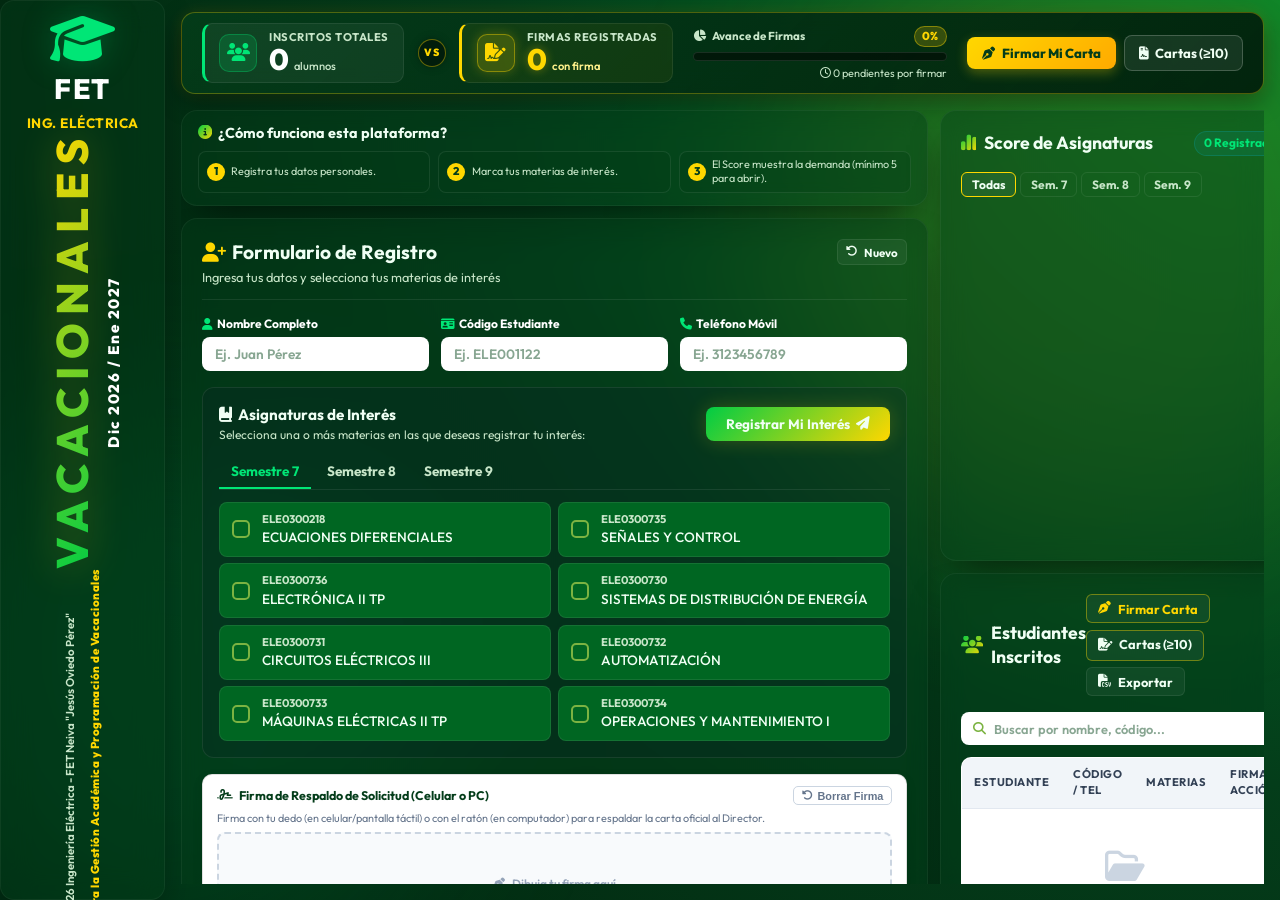
<file: index.html>
<!DOCTYPE html>
<html lang="es">
<head>
    <meta charset="UTF-8">
    <meta name="viewport" content="width=device-width, initial-scale=1.0">
    <meta name="description" content="Plataforma de inscripción e interés en Cursos Vacacionales de Ingeniería Eléctrica - FET Jesús Oviedo Pérez.">
    <title>Cursos Vacacionales - Ingeniería Eléctrica | FET</title>
    <!-- Google Fonts -->
    <link rel="preconnect" href="https://fonts.googleapis.com">
    <link rel="preconnect" href="https://fonts.gstatic.com" crossorigin>
    <link href="https://fonts.googleapis.com/css2?family=Outfit:wght@300;400;500;600;700;800&display=swap" rel="stylesheet">
    <!-- FontAwesome for icons -->
    <link rel="stylesheet" href="https://cdnjs.cloudflare.com/ajax/libs/font-awesome/6.4.0/css/all.min.css">
    <!-- CSS Estilos -->
    <link rel="stylesheet" href="styles.css">
</head>
<body>
    <div class="background-decorations">
        <div class="circle circle-1"></div>
        <div class="circle circle-2"></div>
    </div>

    <div class="app-layout">
        <!-- Header (Sidebar Vertical en Escritorio) -->
        <header class="main-header animate-fade-in">
            <div class="sidebar-top">
                <i class="fa-solid fa-graduation-cap sidebar-logo"></i>
                <span class="sidebar-brand-short">FET</span>
                <span class="sidebar-major-short">Ing. Eléctrica</span>
            </div>
            
            <div class="sidebar-center">
                <h1 class="vacacionales-title-vertical">VACACIONALES</h1>
                <span class="sidebar-date-vertical">Dic 2026 / Ene 2027</span>
            </div>
            
            <div class="sidebar-bottom">
                <div class="sidebar-copyright-vertical">
                    <p class="copyright-text">&copy; 2026 Ingeniería Eléctrica - FET Neiva "Jesús Oviedo Pérez"</p>
                    <p class="tagline-text">Diseñado para la Gestión Académica y Programación de Vacacionales</p>
                </div>
            </div>
        </header>

        <!-- Área de Contenido Principal -->
        <div class="main-content-area">

            <!-- BANNER DE IMPACTO: CONTADOR DE FIRMANTES VS INSCRITOS -->
            <section class="hero-stats-banner animate-fade-in delay-1">
                <div class="hero-stats-left">
                    <!-- Tarjeta 1: Inscritos Totales -->
                    <div class="hero-stat-box hero-stat-registered">
                        <div class="hero-stat-icon icon-users">
                            <i class="fa-solid fa-users"></i>
                        </div>
                        <div class="hero-stat-details">
                            <span class="hero-stat-label">Inscritos Totales</span>
                            <div class="hero-stat-number-row">
                                <span id="hero-count-registered" class="hero-stat-number">0</span>
                                <span class="hero-stat-tag">alumnos</span>
                            </div>
                        </div>
                    </div>

                    <!-- Separador VS -->
                    <div class="hero-stat-vs">
                        <span>VS</span>
                    </div>

                    <!-- Tarjeta 2: Firmas Registradas -->
                    <div class="hero-stat-box hero-stat-signed">
                        <div class="hero-stat-icon icon-signatures">
                            <i class="fa-solid fa-file-signature"></i>
                        </div>
                        <div class="hero-stat-details">
                            <span class="hero-stat-label">Firmas Registradas</span>
                            <div class="hero-stat-number-row">
                                <span id="hero-count-signed" class="hero-stat-number stat-gold">0</span>
                                <span class="hero-stat-tag tag-signed">con firma</span>
                            </div>
                        </div>
                    </div>
                </div>

                <!-- Centro: Barra de Progreso y Balance -->
                <div class="hero-stats-center">
                    <div class="hero-progress-meta">
                        <span class="progress-title"><i class="fa-solid fa-chart-pie"></i> Avance de Firmas</span>
                        <span id="hero-count-percent" class="progress-percent-badge">0%</span>
                    </div>
                    <div class="hero-progress-track">
                        <div id="hero-progress-bar" class="hero-progress-fill" style="width: 0%;"></div>
                    </div>
                    <div class="hero-progress-subtext">
                        <span id="hero-count-pending"><i class="fa-regular fa-clock"></i> 0 pendientes por firmar</span>
                    </div>
                </div>

                <!-- Derecha: Acciones Rápidas -->
                <div class="hero-stats-right">
                    <button type="button" class="btn btn-hero-primary" onclick="openSignatureModal()" title="Firmar la solicitud formal con tu dedo o mouse">
                        <i class="fa-solid fa-pen-nib"></i>
                        <span>Firmar Mi Carta</span>
                    </button>
                    <a href="cartas_solicitud_imprimibles.html" target="_blank" class="btn btn-hero-secondary" title="Ver e imprimir cartas formales dirigidas al Director de Programa">
                        <i class="fa-solid fa-file-contract"></i>
                        <span>Cartas (&ge;10)</span>
                    </a>
                </div>
            </section>

        <!-- Main Grid Layout -->
        <main class="main-grid">
            <!-- Formulario e Inscripción -->
            <section class="registration-section animate-fade-in delay-2">
                <!-- Explicación de cómo funciona (Compacto) -->
                <div class="card how-it-works-compact">
                    <div class="card-header-compact">
                        <h4><i class="fa-solid fa-circle-info text-gradient"></i> ¿Cómo funciona esta plataforma?</h4>
                    </div>
                    <div class="guide-steps-horizontal">
                        <div class="step-mini">
                            <span class="step-bullet">1</span>
                            <p>Registra tus datos personales.</p>
                        </div>
                        <div class="step-mini">
                            <span class="step-bullet">2</span>
                            <p>Marca tus materias de interés.</p>
                        </div>
                        <div class="step-mini">
                            <span class="step-bullet">3</span>
                            <p>El Score muestra la demanda (mínimo 5 para abrir).</p>
                        </div>
                    </div>
                </div>

                <div class="card">
                    <div class="card-header-accent">
                        <div style="display: flex; justify-content: space-between; align-items: center; margin-bottom: 0.2rem;">
                            <h3><i class="fa-solid fa-user-plus"></i> Formulario de Registro</h3>
                            <button type="button" id="btn-clear-form" class="btn btn-secondary btn-sm" style="padding: 0.2rem 0.5rem; font-size: 0.72rem; height: 26px;" title="Limpiar formulario para registrar a otro estudiante">
                                <i class="fa-solid fa-rotate-left"></i> Nuevo
                            </button>
                        </div>
                        <p>Ingresa tus datos y selecciona tus materias de interés</p>
                    </div>
                    
                    <form id="registration-form" class="registration-form">
                        <!-- Datos personales -->
                        <div class="form-group-grid">
                            <div class="form-group">
                                <label for="student-name"><i class="fa-solid fa-user"></i> Nombre Completo</label>
                                <input type="text" id="student-name" required placeholder="Ej. Juan Pérez">
                            </div>
                            <div class="form-group">
                                <label for="student-code"><i class="fa-solid fa-id-card"></i> Código Estudiante</label>
                                <input type="text" id="student-code" required placeholder="Ej. ELE001122">
                            </div>
                            <div class="form-group">
                                <label for="student-phone"><i class="fa-solid fa-phone"></i> Teléfono Móvil</label>
                                <input type="tel" id="student-phone" required placeholder="Ej. 3123456789">
                            </div>
                        </div>

                        <!-- Selección de materias -->
                        <div class="subjects-container">
                            <div class="subjects-header-row">
                                <div class="title-meta">
                                    <h4 class="section-title"><i class="fa-solid fa-book-bookmark"></i> Asignaturas de Interés</h4>
                                    <p class="section-subtitle">Selecciona una o más materias en las que deseas registrar tu interés:</p>
                                </div>
                                <button type="submit" class="btn btn-primary btn-register-header">
                                    <span class="btn-text">Registrar Mi Interés</span>
                                    <i class="fa-solid fa-paper-plane"></i>
                                </button>
                            </div>
                            
                            <!-- Pestañas de Semestres -->
                            <div class="semester-tabs">
                                <button type="button" class="tab-btn active" data-semester="7">Semestre 7</button>
                                <button type="button" class="tab-btn" data-semester="8">Semestre 8</button>
                                <button type="button" class="tab-btn" data-semester="9">Semestre 9</button>
                            </div>

                            <!-- Listas de asignaturas por semestre -->
                            <div class="semester-panes">
                                <!-- Semestre 7 -->
                                <div class="tab-pane active" id="pane-7">
                                    <div class="subjects-grid" id="subjects-list-7">
                                        <!-- Generado dinámicamente -->
                                    </div>
                                </div>
                                <!-- Semestre 8 -->
                                <div class="tab-pane" id="pane-8">
                                    <div class="subjects-grid" id="subjects-list-8">
                                        <!-- Generado dinámicamente -->
                                    </div>
                                </div>
                                <!-- Semestre 9 -->
                                <div class="tab-pane" id="pane-9">
                                    <div class="subjects-grid" id="subjects-list-9">
                                        <!-- Generado dinámicamente -->
                                    </div>
                                </div>
                            </div>
                        </div>

                        <!-- Módulo de Firma Digital del Estudiante (Móvil y Escritorio) -->
                        <div class="signature-box-wrapper">
                            <div class="signature-box-header">
                                <label for="sig-canvas-form"><i class="fa-solid fa-signature"></i> Firma de Respaldo de Solicitud (Celular o PC)</label>
                                <button type="button" class="btn-clear-sig" id="btn-clear-sig-form" title="Borrar y volver a firmar">
                                    <i class="fa-solid fa-rotate-left"></i> Borrar Firma
                                </button>
                            </div>
                            <p class="signature-hint">Firma con tu dedo (en celular/pantalla táctil) o con el ratón (en computador) para respaldar la carta oficial al Director.</p>
                            <div class="canvas-pad-container" id="canvas-pad-container-form">
                                <canvas id="sig-canvas-form" class="signature-canvas"></canvas>
                                <div class="signature-guide-line"></div>
                                <div class="signature-canvas-placeholder" id="sig-placeholder-form">
                                    <i class="fa-solid fa-pen-nib"></i> Dibuja tu firma aquí
                                </div>
                            </div>
                        </div>

                        <div style="display: flex; justify-content: flex-end; margin-top: 0.5rem;">
                            <button type="submit" class="btn btn-primary" style="width: 100%; height: 38px; font-weight: 700; font-size: 0.88rem;">
                                <i class="fa-solid fa-paper-plane"></i> Registrar Mi Interés y Firma
                            </button>
                        </div>
                    </form>
                </div>
            </section>

            <!-- Dashboard de Resultados y Scores -->
            <section class="dashboard-section animate-fade-in delay-3">
                <!-- Panel de Score General -->
                <div class="card score-dashboard-card">
                    <div class="card-header">
                        <h3><i class="fa-solid fa-chart-simple text-gradient"></i> Score de Asignaturas</h3>
                        <span class="total-badge" id="total-registrations">0 Registrados</span>
                    </div>
                    
                    <div class="score-filters">
                        <button class="filter-btn active" data-filter="all">Todas</button>
                        <button class="filter-btn" data-filter="7">Sem. 7</button>
                        <button class="filter-btn" data-filter="8">Sem. 8</button>
                        <button class="filter-btn" data-filter="9">Sem. 9</button>
                    </div>

                    <div class="score-list" id="score-items-container">
                        <!-- Generado dinámicamente -->
                    </div>
                </div>

                <!-- Estudiantes Registrados -->
                <div class="card student-list-card">
                    <div class="card-header">
                        <h3><i class="fa-solid fa-users text-gradient"></i> Estudiantes Inscritos</h3>
                        <div style="display: flex; gap: 0.4rem; align-items: center; flex-wrap: wrap;">
                            <button type="button" id="btn-open-fast-sign" class="btn btn-secondary btn-sm" style="color: var(--accent-primary); border-color: rgba(255, 215, 0, 0.4);" title="Firmar la solicitud formal con el dedo o ratón">
                                <i class="fa-solid fa-pen-nib"></i> Firmar Carta
                            </button>
                            <a href="cartas_solicitud_imprimibles.html" target="_blank" class="btn btn-secondary btn-sm" style="color: var(--accent-color); border-color: rgba(255, 215, 0, 0.4); text-decoration: none;" title="Ver e imprimir cartas formales dirigidas al Director de Programa">
                                <i class="fa-solid fa-file-signature"></i> Cartas (&ge;10)
                            </a>
                            <button id="btn-export" class="btn btn-secondary btn-sm">
                                <i class="fa-solid fa-file-csv"></i> Exportar
                            </button>
                        </div>
                    </div>
                    <div class="search-bar-wrapper">
                        <i class="fa-solid fa-magnifying-glass search-icon"></i>
                        <input type="text" id="search-student" placeholder="Buscar por nombre, código...">
                    </div>
                    <div class="table-container">
                        <table class="students-table">
                            <thead>
                                <tr>
                                    <th>Estudiante</th>
                                    <th>Código / Tel</th>
                                    <th>Materias</th>
                                    <th>Firma / Acción</th>
                                </tr>
                            </thead>
                            <tbody id="students-table-body">
                                <tr>
                                    <td colspan="4" class="empty-state">
                                        <i class="fa-regular fa-folder-open"></i>
                                        <p>No hay estudiantes registrados aún.</p>
                                    </td>
                                </tr>
                            </tbody>
                        </table>
                    </div>
                </div>
            </section>
        </main>

        <!-- Footer -->
        <footer class="main-footer animate-fade-in delay-4">
            <p>&copy; 2026 Ingeniería Eléctrica - Fundación Escuela Tecnológica de Neiva Jesús Oviedo Pérez</p>
            <p class="tech-tag">Diseñado para la Gestión Académica y Programación de Vacacionales</p>
        </footer>
        </div> <!-- Fin main-content-area -->
    </div> <!-- Fin app-layout -->

    <!-- Modal para ver interesados en una asignatura específica -->
    <div id="student-modal" class="modal">
        <div class="modal-content card">
            <div class="modal-header">
                <h3 id="modal-subject-title">Interesados en la Materia</h3>
                <button class="close-modal btn-icon"><i class="fa-solid fa-xmark"></i></button>
            </div>
            <div class="modal-body">
                <div class="subject-meta">
                    <span id="modal-subject-code" class="subject-code-tag"></span>
                    <span id="modal-subject-count" class="subject-count-tag"></span>
                </div>
                <div class="list-container">
                    <ul id="modal-students-list" class="modal-students-list">
                        <!-- Generado dinámicamente -->
                    </ul>
                </div>
            </div>
        </div>
    </div>

    <!-- Modal para Firmar Carta de Solicitud (Celular o Computador) -->
    <div id="modal-signature" class="modal">
        <div class="modal-content card modal-signature-content">
            <div class="modal-header">
                <h3><i class="fa-solid fa-file-signature text-gradient"></i> Firma Digital de Solicitud</h3>
                <button class="close-modal-sig btn-icon" id="btn-close-sig-modal"><i class="fa-solid fa-xmark"></i></button>
            </div>
            <div class="modal-body signature-modal-body">
                <div class="modal-student-selector">
                    <label for="modal-sig-student-select"><i class="fa-solid fa-user-check"></i> Selecciona o confirma tu Nombre / Código:</label>
                    <select id="modal-sig-student-select">
                        <option value="">-- Selecciona tu nombre de la lista --</option>
                    </select>
                </div>

                <div class="signing-subjects-box" id="modal-sig-subjects-summary">
                    <span>Materias que respaldarás con tu firma:</span>
                    <div id="modal-sig-subjects-list" style="margin-top: 0.25rem; font-weight: 600;">Ninguna materia seleccionada aún.</div>
                </div>

                <div class="signature-box-wrapper" style="margin-bottom: 0;">
                    <div class="signature-box-header">
                        <label for="sig-canvas-modal"><i class="fa-solid fa-signature"></i> Dibuja tu firma abajo:</label>
                        <button type="button" class="btn-clear-sig" id="btn-clear-sig-modal" title="Borrar trazo">
                            <i class="fa-solid fa-rotate-left"></i> Borrar
                        </button>
                    </div>
                    <div class="canvas-pad-container modal-canvas-wrapper" id="canvas-pad-container-modal">
                        <canvas id="sig-canvas-modal" class="signature-canvas"></canvas>
                        <div class="signature-guide-line" style="bottom: 28px;"></div>
                        <div class="signature-canvas-placeholder" id="sig-placeholder-modal">
                            <i class="fa-solid fa-pen-nib"></i> Firma aquí con tu dedo o ratón
                        </div>
                    </div>
                </div>

                <div class="modal-signature-actions">
                    <button type="button" class="btn btn-secondary btn-sm" id="btn-cancel-sig-modal">Cancelar</button>
                    <button type="button" class="btn btn-primary btn-sm" id="btn-save-sig-modal">
                        <i class="fa-solid fa-check"></i> Guardar y Respaldar Carta
                    </button>
                </div>
            </div>
        </div>
    </div>

    <!-- Scripts -->
    <script src="app.js"></script>
</body>
</html>
</file>
<file: styles.css>
/* Variables globales y Sistema de Diseño */
:root {
    --bg-primary: #043d1a; /* Verde oscuro institucional de la FET */
    --bg-secondary: #006622; /* Verde medio de la FET */
    --bg-tertiary: #011f0c; /* Verde oscuro profundo / casi negro */
    --accent-primary: #ffd700; /* Amarillo Oro brillante (como #YoSoyFet) */
    --accent-secondary: #00e676; /* Verde neón brillante para realces */
    --accent-gradient: linear-gradient(135deg, #00cc44, #ffd700); /* Gradiente del Verde FET al Amarillo Oro */
    --accent-glow: 0 0 20px rgba(255, 215, 0, 0.2);
    
    --text-main: #f0fff4; /* Blanco menta muy claro */
    --text-muted: #c8e6c9; /* Verde pálido suave */
    --text-dim: #7cb342; /* Verde oliva/lima */
    --text-dark: #043d1a;
    
    --border-color: rgba(255, 255, 255, 0.08);
    --border-glow: rgba(0, 204, 68, 0.2);
    
    --success-color: #00e676;
    --success-glow: 0 0 15px rgba(0, 230, 118, 0.35);
    --warning-color: #ffd700;
    --danger-color: #ff5252;
    
    --glass-bg: rgba(4, 61, 26, 0.4);
    --glass-border: rgba(255, 255, 255, 0.05);
    --card-shadow: 0 20px 40px -15px rgba(0, 0, 0, 0.6);
    --transition-smooth: all 0.2s ease-in-out;
    
    --font-sans: 'Outfit', -apple-system, BlinkMacSystemFont, "Segoe UI", Roboto, sans-serif;
}

/* Reseteo general */
* {
    margin: 0;
    padding: 0;
    box-sizing: border-box;
}

body {
    background: radial-gradient(circle at top right, #00802b 0%, var(--bg-primary) 50%, var(--bg-tertiary) 100%);
    color: var(--text-main);
    font-family: var(--font-sans);
    line-height: 1.4;
    position: relative;
}

/* Comportamiento según el tamaño de pantalla */
@media (min-width: 1025px) {
    body {
        height: 100vh;
        overflow: hidden;
    }
    
    .app-layout {
        height: 100vh;
        max-height: 100vh;
        display: flex;
        flex-direction: row;
        overflow: hidden;
        width: 100%;
    }
    
    .main-content-area {
        flex: 1;
        height: 100vh;
        max-height: 100vh;
        display: flex;
        flex-direction: column;
        overflow: hidden;
        padding: 0.75rem 1rem;
        gap: 0.75rem;
    }
    
    .main-header {
        width: 165px; /* Aumentado de 130px para dar espacio a textos más grandes */
        height: 100vh;
        max-height: 100vh;
        display: flex;
        flex-direction: column;
        justify-content: space-between;
        align-items: center;
        padding: 2rem 0.75rem; /* Más amplio */
        background: rgba(4, 61, 26, 0.45);
        border: none;
        border-right: 1px solid var(--glass-border);
        border-radius: 0;
        backdrop-filter: blur(16px);
        box-shadow: 10px 0 30px rgba(0, 0, 0, 0.3);
        flex-shrink: 0;
    }
    
    .main-grid {
        flex: 1;
        min-height: 0;
        display: grid;
        grid-template-columns: 1.12fr 0.88fr;
        gap: 0.75rem;
        overflow: hidden;
        margin-bottom: 0.25rem;
    }
    
    .registration-section {
        height: auto;
        display: flex;
        flex-direction: column;
    }
    
    .registration-section .card {
        height: auto;
        display: flex;
        flex-direction: column;
    }
    
    .registration-form {
        display: flex;
        flex-direction: column;
    }
    
    .subjects-container {
        display: flex;
        flex-direction: column;
    }
    
    .semester-panes {
        overflow-y: visible;
    }
    
    .dashboard-section {
        height: 100%;
        min-height: 0;
        display: flex;
        flex-direction: column;
        gap: 0.75rem;
    }
    
    .score-dashboard-card,
    .student-list-card {
        flex: 1;
        min-height: 0;
        display: flex;
        flex-direction: column;
        overflow: hidden;
    }
    
    .score-list,
    .table-container {
        flex: 1;
        min-height: 0;
        overflow-y: auto;
    }
    
    .main-footer {
        display: none;
    }
}

@media (max-width: 1024px) {
    body {
        overflow-y: auto;
    }
    .app-layout {
        padding: 1rem;
        display: flex;
        flex-direction: column;
        gap: 1rem;
    }
    .main-header {
        width: 100%;
        height: auto;
        flex-direction: column;
        gap: 0.75rem;
        padding: 1rem;
        border-radius: 12px;
        border: 1px solid var(--glass-border);
        margin-bottom: 0.5rem;
    }
    .sidebar-top {
        display: flex;
        flex-direction: row;
        align-items: center;
        gap: 0.5rem;
    }
    .sidebar-logo {
        font-size: 2.2rem;
    }
    .sidebar-brand-short {
        font-size: 1.5rem;
    }
    .sidebar-major-short {
        display: inline;
        margin-top: 0;
        margin-left: 0.5rem;
        font-size: 1rem;
    }
    .sidebar-center {
        display: block;
    }
    .vacacionales-title-vertical {
        writing-mode: horizontal-tb;
        transform: none;
        font-size: 2rem;
        letter-spacing: 2px;
        text-align: center;
    }
    .sidebar-date-vertical {
        writing-mode: horizontal-tb;
        transform: none;
        font-size: 1.15rem;
        margin-top: 0.25rem;
        text-align: center;
        display: block;
        white-space: normal;
    }
    .sidebar-bottom {
        display: none; /* Ocultar el copyright vertical del header en móvil */
    }
    .main-content-area {
        width: 100%;
        display: flex;
        flex-direction: column;
        gap: 1rem;
    }
    .main-grid {
        display: grid;
        grid-template-columns: 1fr;
        gap: 1rem;
    }
    .main-footer {
        display: block;
        padding: 1.5rem 0;
        margin-top: 1.5rem;
        border-top: 1px solid var(--border-color);
        text-align: center;
    }
}

/* Decoración de fondo */
.background-decorations {
    position: fixed;
    top: 0;
    left: 0;
    width: 100%;
    height: 100%;
    z-index: -1;
    overflow: hidden;
    pointer-events: none;
}

.circle {
    position: absolute;
    border-radius: 50%;
    filter: blur(100px);
    opacity: 0.12;
}

.circle-1 {
    top: -10%;
    right: -10%;
    width: 50vw;
    height: 50vw;
    background: var(--accent-primary);
}

.circle-2 {
    bottom: -10%;
    left: -10%;
    width: 45vw;
    height: 45vw;
    background: var(--accent-secondary);
}

/* Animaciones */
@keyframes fadeIn {
    from {
        opacity: 0;
        transform: translateY(10px);
    }
    to {
        opacity: 1;
        transform: translateY(0);
    }
}

.animate-fade-in {
    animation: fadeIn 0.5s cubic-bezier(0.16, 1, 0.3, 1) forwards;
}

.delay-1 { animation-delay: 0.05s; }
.delay-2 { animation-delay: 0.1s; }
.delay-3 { animation-delay: 0.15s; }
.delay-4 { animation-delay: 0.2s; }

/* Cabecera Principal y Elementos del Sidebar */
.main-header {
    background: var(--glass-bg);
    border: 1px solid var(--glass-border);
    backdrop-filter: blur(16px);
    border-radius: 14px;
    padding: 0.75rem 1.25rem;
    box-shadow: var(--card-shadow);
}

.sidebar-top {
    display: flex;
    flex-direction: column;
    align-items: center;
    gap: 0.4rem;
}

.sidebar-logo {
    font-size: 3.25rem;
    color: var(--accent-secondary);
    filter: drop-shadow(0 0 15px rgba(0, 230, 118, 0.25));
    margin-bottom: 0.25rem;
}

.sidebar-brand-short {
    font-size: 1.75rem;
    font-weight: 800;
    letter-spacing: 1.5px;
    color: #ffffff;
    line-height: 1;
}

.sidebar-major-short {
    font-size: 0.85rem;
    font-weight: 700;
    color: var(--accent-primary);
    text-transform: uppercase;
    letter-spacing: 0.5px;
    margin-top: 0.3rem;
    text-align: center;
    line-height: 1.2;
}

.sidebar-center {
    display: flex;
    align-items: center;
    justify-content: center;
}

.vacacionales-title-vertical {
    font-size: 2.75rem;
    font-weight: 800;
    letter-spacing: 8px;
    background: var(--accent-gradient);
    -webkit-background-clip: text;
    -webkit-text-fill-color: transparent;
    writing-mode: vertical-rl;
    transform: rotate(180deg);
    white-space: nowrap;
    filter: drop-shadow(0 0 20px rgba(255, 215, 0, 0.3));
}

.sidebar-date-vertical {
    writing-mode: vertical-rl;
    transform: rotate(180deg);
    font-size: 0.95rem;
    font-weight: 800;
    color: #ffffff;
    letter-spacing: 1.5px;
    margin-top: 1.5rem;
    white-space: nowrap;
}

.sidebar-bottom {
    display: flex;
    flex-direction: column;
    align-items: center;
    width: 100%;
}

.sidebar-copyright-vertical {
    writing-mode: vertical-rl;
    transform: rotate(180deg);
    display: flex;
    flex-direction: column;
    gap: 0.6rem;
    align-items: center;
    font-size: 0.72rem;
    font-weight: 600;
    color: #c8e6c9;
    white-space: nowrap;
    text-align: center;
    line-height: 1.3;
}

.sidebar-copyright-vertical .tagline-text {
    color: var(--accent-primary);
    font-weight: 800;
    letter-spacing: 0.5px;
}

/* Tarjetas (Glassmorphism) */
.card {
    background: var(--glass-bg);
    border: 1px solid var(--glass-border);
    backdrop-filter: blur(12px);
    border-radius: 16px;
    padding: 1.25rem;
    box-shadow: var(--card-shadow);
    transition: var(--transition-smooth);
}

.card:hover {
    border-color: rgba(255, 255, 255, 0.08);
}

/* Sección de Cómo funciona */
.how-it-works {
    margin-bottom: 0px;
}

.how-it-works .card-header {
    margin-bottom: 0px;
}

.how-it-works.expanded .card-header {
    margin-bottom: 1rem;
}

.card-header {
    display: flex;
    justify-content: space-between;
    align-items: center;
    margin-bottom: 1rem;
    flex-shrink: 0;
}

.card-header h3 {
    font-size: 1.1rem;
    font-weight: 700;
    display: flex;
    align-items: center;
    gap: 0.5rem;
}

.text-gradient {
    background: var(--accent-gradient);
    -webkit-background-clip: text;
    -webkit-text-fill-color: transparent;
}

.grid-3 {
    display: grid;
    grid-template-columns: repeat(auto-fit, minmax(250px, 1fr));
    gap: 1rem;
}

.guide-steps.collapsed {
    display: none !important;
}

.step {
    background: rgba(15, 23, 42, 0.3);
    border: 1px solid var(--border-color);
    border-radius: 10px;
    padding: 1rem;
    position: relative;
    overflow: hidden;
}

.step-num {
    position: absolute;
    top: -5px;
    right: -5px;
    font-size: 2.5rem;
    font-weight: 900;
    color: rgba(255, 255, 255, 0.02);
    line-height: 1;
    user-select: none;
}

.step h4 {
    font-size: 0.95rem;
    font-weight: 700;
    margin-bottom: 0.25rem;
    color: var(--accent-secondary);
}

.step p {
    font-size: 0.8rem;
    color: var(--text-muted);
}

/* Formulario e Inscripción */
.card-header-accent {
    border-bottom: 1px solid var(--border-color);
    padding-bottom: 0.75rem;
    margin-bottom: 1rem;
    flex-shrink: 0;
}

.card-header-accent h3 {
    font-size: 1.2rem;
    font-weight: 700;
    display: flex;
    align-items: center;
    gap: 0.4rem;
}

.card-header-accent h3 i {
    color: var(--accent-primary);
}

.card-header-accent p {
    font-size: 0.8rem;
    color: var(--text-muted);
    margin-top: 0.1rem;
}

.form-group-grid {
    display: grid;
    grid-template-columns: 1.2fr 0.8fr 1fr;
    gap: 0.75rem;
    margin-bottom: 1rem;
    flex-shrink: 0;
}

@media (max-width: 600px) {
    .form-group-grid {
        grid-template-columns: 1fr;
    }
}

.subjects-header-row {
    display: flex;
    justify-content: space-between;
    align-items: center;
    margin-bottom: 0.75rem;
    flex-shrink: 0;
    gap: 1rem;
    width: 100%;
}

.title-meta {
    display: flex;
    flex-direction: column;
    gap: 0.1rem;
    flex: 1;
}

.title-meta .section-subtitle {
    margin-bottom: 0;
}

.btn-register-header {
    height: 34px;
    padding: 0 1rem;
    font-size: 0.82rem;
    border-radius: 8px;
    flex-shrink: 0;
}

@media (max-width: 600px) {
    .subjects-header-row {
        flex-direction: column;
        align-items: stretch;
        gap: 0.5rem;
    }
    .btn-register-header {
        height: 36px;
    }
}

.form-group {
    display: flex;
    flex-direction: column;
    gap: 0.3rem;
}

.form-group label {
    font-size: 0.75rem;
    font-weight: 700;
    color: #ffffff; /* Blanco de alto contraste */
    display: flex;
    align-items: center;
    gap: 0.25rem;
}

.form-group label i {
    color: var(--accent-secondary);
}

.form-group input {
    background: #ffffff; /* Fondo blanco */
    border: 1px solid rgba(255, 255, 255, 0.2);
    border-radius: 8px;
    padding: 0.5rem 0.75rem;
    color: #0c4a23; /* Texto verde oscuro de alta legibilidad */
    font-family: var(--font-sans);
    font-size: 0.85rem;
    font-weight: 600;
    transition: var(--transition-smooth);
    height: 34px;
}

.form-group input::placeholder {
    color: #88a692; /* Placeholder legible */
}

.form-group input:focus {
    outline: none;
    border-color: var(--accent-primary);
    box-shadow: 0 0 0 2px rgba(255, 215, 0, 0.25);
    background: #ffffff;
}

/* Selección de Materias */
.subjects-container {
    background: rgba(15, 23, 42, 0.2);
    border: 1px solid var(--border-color);
    border-radius: 12px;
    padding: 1rem;
    margin-bottom: 1rem;
}

.section-title {
    font-size: 0.95rem;
    font-weight: 700;
    color: var(--text-main);
    display: flex;
    align-items: center;
    gap: 0.4rem;
}

.section-subtitle {
    font-size: 0.75rem;
    color: var(--text-muted);
    margin-bottom: 0.75rem;
}

/* Tabs */
.semester-tabs {
    display: flex;
    border-bottom: 1px solid var(--border-color);
    gap: 0.25rem;
    margin-bottom: 0.75rem;
    flex-shrink: 0;
}

.tab-btn {
    background: transparent;
    border: none;
    color: var(--text-muted);
    padding: 0.4rem 0.75rem;
    font-family: var(--font-sans);
    font-size: 0.85rem;
    font-weight: 700;
    cursor: pointer;
    border-bottom: 2px solid transparent;
    transition: var(--transition-smooth);
}

.tab-btn:hover {
    color: var(--text-main);
}

.tab-btn.active {
    color: var(--accent-secondary);
    border-bottom-color: var(--accent-secondary);
}

.tab-pane {
    display: none;
}

.tab-pane.active {
    display: block;
}

/* Grilla de Asignaturas */
.subjects-grid {
    display: grid;
    grid-template-columns: repeat(2, 1fr);
    gap: 0.4rem;
}

@media (max-width: 768px) {
    .subjects-grid {
        grid-template-columns: 1fr;
    }
}

.subject-item-checkbox {
    background: var(--bg-secondary);
    border: 1px solid var(--border-color);
    border-radius: 8px;
    padding: 0.55rem 0.75rem;
    display: flex;
    align-items: center;
    gap: 0.75rem;
    cursor: pointer;
    transition: var(--transition-smooth);
    user-select: none;
}

.subject-item-checkbox:hover {
    border-color: rgba(99, 102, 241, 0.3);
    background: rgba(99, 102, 241, 0.03);
}

/* Checkbox personalizado */
.checkbox-custom {
    position: relative;
    width: 18px;
    height: 18px;
    border: 2px solid var(--text-dim);
    border-radius: 5px;
    display: flex;
    align-items: center;
    justify-content: center;
    transition: var(--transition-smooth);
    flex-shrink: 0;
}

.checkbox-custom i {
    font-size: 0.65rem;
    color: var(--bg-tertiary);
    opacity: 0;
    transform: scale(0.5);
    transition: var(--transition-smooth);
}

/* Input oculto */
.subject-item-checkbox input {
    position: absolute;
    opacity: 0;
    cursor: pointer;
    height: 0;
    width: 0;
}

.subject-item-checkbox input:checked ~ .checkbox-custom {
    border-color: var(--accent-secondary);
    background: var(--accent-secondary);
}

.subject-item-checkbox input:checked ~ .checkbox-custom i {
    opacity: 1;
    transform: scale(1);
}

.subject-info {
    display: flex;
    flex-direction: column;
    gap: 0.05rem;
}

.subject-code {
    font-size: 0.7rem;
    font-weight: 700;
    color: var(--text-muted);
}

.subject-name {
    font-size: 0.85rem;
    font-weight: 500;
    color: var(--text-main);
}

.subject-item-checkbox input:checked ~ .subject-info .subject-name {
    color: var(--accent-secondary);
}

.form-actions {
    flex-shrink: 0;
}

/* Botones */
.btn {
    display: inline-flex;
    align-items: center;
    justify-content: center;
    gap: 0.4rem;
    font-family: var(--font-sans);
    font-size: 0.85rem;
    font-weight: 700;
    padding: 0.6rem 1.25rem;
    border-radius: 8px;
    border: none;
    cursor: pointer;
    transition: var(--transition-smooth);
}

.btn-primary {
    background: var(--accent-gradient);
    color: var(--text-main);
    box-shadow: var(--accent-glow);
}

.btn-primary:hover {
    box-shadow: 0 0 20px rgba(99, 102, 241, 0.35);
}

.btn-secondary {
    background: rgba(255, 255, 255, 0.05);
    border: 1px solid var(--border-color);
    color: var(--text-main);
}

.btn-secondary:hover {
    background: rgba(255, 255, 255, 0.08);
}

.btn-block {
    width: 100%;
}

.btn-sm {
    padding: 0.35rem 0.7rem;
    font-size: 0.8rem;
    border-radius: 6px;
}

.btn-icon {
    background: transparent;
    border: none;
    color: var(--text-muted);
    font-size: 1rem;
    cursor: pointer;
    width: 28px;
    height: 28px;
    border-radius: 50%;
    display: inline-flex;
    align-items: center;
    justify-content: center;
    transition: var(--transition-smooth);
}

.btn-icon:hover {
    background: rgba(255, 255, 255, 0.05);
    color: var(--text-main);
}

/* Dashboard de Scores */
.score-dashboard-card {
    padding-bottom: 1rem;
}

.total-badge {
    background: rgba(6, 182, 212, 0.1);
    border: 1px solid rgba(6, 182, 212, 0.2);
    color: var(--accent-secondary);
    font-size: 0.75rem;
    font-weight: 700;
    padding: 0.2rem 0.6rem;
    border-radius: 50px;
}

.score-filters {
    display: flex;
    gap: 0.25rem;
    margin-bottom: 0.75rem;
    flex-shrink: 0;
}

.filter-btn {
    background: transparent;
    border: 1px solid var(--border-color);
    color: var(--text-muted);
    font-family: var(--font-sans);
    font-size: 0.75rem;
    font-weight: 700;
    padding: 0.25rem 0.6rem;
    border-radius: 6px;
    cursor: pointer;
    transition: var(--transition-smooth);
}

.filter-btn:hover {
    color: var(--text-main);
    border-color: rgba(255, 255, 255, 0.15);
}

.filter-btn.active {
    background: rgba(255, 255, 255, 0.06);
    border-color: var(--accent-primary);
    color: var(--text-main);
}

.score-list {
    display: flex;
    flex-direction: column;
    gap: 0.5rem;
    padding-right: 0.25rem;
}

.score-item {
    background: rgba(15, 23, 42, 0.2);
    border: 1px solid var(--border-color);
    border-radius: 8px;
    padding: 0.6rem 0.75rem;
    transition: var(--transition-smooth);
}

.score-item:hover {
    border-color: rgba(255, 255, 255, 0.1);
}

.score-item.target-reached {
    border-left: 3px solid var(--success-color);
}

.score-item-header {
    display: flex;
    justify-content: space-between;
    align-items: flex-start;
    margin-bottom: 0.3rem;
    gap: 0.5rem;
}

.score-item-info {
    display: flex;
    flex-direction: column;
}

.score-item-title {
    font-size: 0.8rem;
    font-weight: 700;
    color: var(--text-main);
}

.score-item-meta {
    font-size: 0.7rem;
    color: var(--text-muted);
    display: flex;
    gap: 0.4rem;
}

.score-count-badge {
    background: rgba(255, 255, 255, 0.04);
    border: 1px solid var(--border-color);
    border-radius: 5px;
    padding: 0.1rem 0.4rem;
    font-size: 0.7rem;
    font-weight: 700;
}

.score-item.target-reached .score-count-badge {
    background: rgba(16, 185, 129, 0.08);
    border-color: rgba(16, 185, 129, 0.25);
    color: var(--success-color);
}

.score-progress-wrapper {
    display: flex;
    align-items: center;
    gap: 0.5rem;
}

.progress-bar-outer {
    flex-grow: 1;
    height: 6px;
    background: rgba(255, 255, 255, 0.04);
    border-radius: 50px;
    overflow: hidden;
}

.progress-bar-inner {
    height: 100%;
    width: 0;
    background: var(--accent-gradient);
    border-radius: 50px;
    transition: width 0.5s ease-out;
}

.score-item.target-reached .progress-bar-inner {
    background: var(--success-color);
}

.btn-details {
    background: transparent;
    border: none;
    color: var(--accent-secondary);
    font-size: 0.7rem;
    font-weight: 700;
    cursor: pointer;
    display: flex;
    align-items: center;
    gap: 0.15rem;
}

.btn-details:hover {
    color: var(--text-main);
}

/* Tabla de Inscritos */
.search-bar-wrapper {
    position: relative;
    margin-bottom: 0.75rem;
    flex-shrink: 0;
}

.search-icon {
    position: absolute;
    left: 0.75rem;
    top: 50%;
    transform: translateY(-50%);
    color: var(--text-dim);
    font-size: 0.8rem;
}

.search-bar-wrapper input {
    width: 100%;
    background: #ffffff; /* Fondo blanco */
    border: 1px solid rgba(255, 255, 255, 0.2);
    border-radius: 8px;
    padding: 0.45rem 0.75rem 0.45rem 2rem;
    color: #0c4a23; /* Texto verde oscuro */
    font-family: var(--font-sans);
    font-size: 0.8rem;
    font-weight: 600;
    transition: var(--transition-smooth);
}

.search-bar-wrapper input::placeholder {
    color: #88a692;
}

.search-bar-wrapper input:focus {
    outline: none;
    border-color: var(--accent-primary);
    background: #ffffff;
}

.table-container {
    background: #ffffff; /* Fondo blanco */
    border: 1px solid rgba(255, 255, 255, 0.1);
    border-radius: 10px;
    padding-right: 0.25rem;
    overflow: hidden; /* Asegurar que recorte bordes */
}

.students-table {
    width: 100%;
    border-collapse: collapse;
    text-align: left;
    font-size: 0.8rem;
}

.students-table th {
    background: #f1f5f9; /* Fondo gris claro */
    padding: 0.6rem 0.75rem;
    font-weight: 700;
    color: #334155; /* Texto oscuro */
    border-bottom: 1px solid #e2e8f0;
    text-transform: uppercase;
    font-size: 0.7rem;
    letter-spacing: 0.5px;
}

.students-table td {
    padding: 0.6rem 0.75rem;
    border-bottom: 1px solid #f1f5f9;
    color: #0f172a; /* Texto oscuro para legibilidad */
}

.students-table tr:last-child td {
    border-bottom: none;
}

.students-table tr:hover td {
    background: #f8fafc; /* Hover claro */
}

.td-student-name {
    font-weight: 600;
}

.td-sub-info {
    font-size: 0.7rem;
    color: #475569; /* Slate 600 */
    display: flex;
    flex-direction: column;
}

.td-lbl-code {
    color: #043d1a; /* Verde FET */
    font-weight: 700;
}

.td-lbl-phone {
    color: #64748b; /* Slate 500 */
    font-weight: 700;
}

.subject-tag-list {
    display: flex;
    flex-wrap: wrap;
    gap: 0.2rem;
    max-width: 250px;
}

.subject-mini-tag {
    background: #e2e8f0; /* Fondo gris tag */
    border: 1px solid #cbd5e1;
    color: #334155; /* Texto oscuro tag */
    font-size: 0.65rem;
    font-weight: 700;
    padding: 0.1rem 0.3rem;
    border-radius: 4px;
}

.empty-state {
    text-align: center;
    padding: 2.5rem 1rem !important;
    color: #64748b; /* Texto oscuro empty state */
}

.empty-state i {
    font-size: 2.2rem;
    margin-bottom: 0.5rem;
    color: #cbd5e1; /* Icono gris legible */
    display: block;
}

/* Modales */
.modal {
    position: fixed;
    top: 0;
    left: 0;
    width: 100%;
    height: 100%;
    background: rgba(2, 6, 23, 0.75);
    backdrop-filter: blur(8px);
    z-index: 1000;
    display: flex;
    align-items: center;
    justify-content: center;
    opacity: 0;
    pointer-events: none;
    transition: var(--transition-smooth);
}

.modal.active {
    opacity: 1;
    pointer-events: auto;
}

.modal-content {
    width: 100%;
    max-width: 450px;
    margin: 1rem;
    transform: translateY(10px);
    transition: var(--transition-smooth);
}

.modal.active .modal-content {
    transform: translateY(0);
}

.modal-header {
    display: flex;
    justify-content: space-between;
    align-items: center;
    border-bottom: 1px solid var(--border-color);
    padding-bottom: 0.75rem;
    margin-bottom: 0.75rem;
}

.modal-header h3 {
    font-size: 1rem;
    font-weight: 700;
    color: var(--text-main);
}

.subject-meta {
    display: flex;
    gap: 0.4rem;
    margin-bottom: 1rem;
}

.subject-code-tag {
    background: rgba(99, 102, 241, 0.1);
    color: var(--accent-primary);
    font-size: 0.7rem;
    font-weight: 700;
    padding: 0.15rem 0.4rem;
    border-radius: 4px;
}

.subject-count-tag {
    background: rgba(255, 255, 255, 0.04);
    color: var(--text-muted);
    font-size: 0.7rem;
    font-weight: 600;
    padding: 0.15rem 0.4rem;
    border-radius: 4px;
}

.modal-students-list {
    list-style: none;
    display: flex;
    flex-direction: column;
    gap: 0.5rem;
    max-height: 250px;
    overflow-y: auto;
    padding-right: 0.25rem;
}

.modal-student-item {
    background: rgba(15, 23, 42, 0.3);
    border: 1px solid var(--border-color);
    border-radius: 6px;
    padding: 0.5rem 0.75rem;
    display: flex;
    justify-content: space-between;
    align-items: center;
}

.modal-student-info {
    display: flex;
    flex-direction: column;
}

.modal-student-name {
    font-size: 0.85rem;
    font-weight: 600;
}

.modal-student-details {
    font-size: 0.7rem;
    color: var(--text-muted);
}

/* Pie de página */
.main-footer {
    text-align: center;
    color: var(--text-dim);
    font-size: 0.75rem;
    flex-shrink: 0;
}

.main-footer .tech-tag {
    font-size: 0.7rem;
    color: var(--accent-secondary);
    font-weight: 500;
}

/* Toast Notifications */
.toast {
    position: fixed;
    bottom: 1.5rem;
    right: 1.5rem;
    background: var(--bg-secondary);
    border: 1px solid var(--border-color);
    border-left: 4px solid var(--accent-secondary);
    padding: 0.75rem 1.25rem;
    border-radius: 8px;
    box-shadow: 0 10px 25px rgba(0,0,0,0.5);
    z-index: 2000;
    display: flex;
    align-items: center;
    gap: 0.5rem;
    animation: fadeIn 0.2s cubic-bezier(0.16, 1, 0.3, 1) forwards;
    font-size: 0.85rem;
}

.toast.success {
    border-left-color: var(--success-color);
}

.toast.error {
    border-left-color: var(--danger-color);
}

/* Guía de Funcionamiento Compacta */
.how-it-works-compact {
    padding: 0.75rem 1rem !important;
    margin-bottom: 0.75rem;
    flex-shrink: 0;
}

.card-header-compact {
    margin-bottom: 0.5rem;
}

.card-header-compact h4 {
    font-size: 0.9rem;
    font-weight: 700;
    display: flex;
    align-items: center;
    gap: 0.4rem;
    color: var(--text-main);
}

.guide-steps-horizontal {
    display: flex;
    gap: 0.5rem;
    justify-content: space-between;
}

.step-mini {
    flex: 1;
    display: flex;
    align-items: center;
    gap: 0.4rem;
    background: rgba(4, 61, 26, 0.3);
    border: 1px solid var(--border-color);
    border-radius: 8px;
    padding: 0.4rem 0.5rem;
}

.step-bullet {
    width: 18px;
    height: 18px;
    background: var(--accent-primary);
    color: var(--text-dark);
    font-size: 0.7rem;
    font-weight: 800;
    border-radius: 50%;
    display: inline-flex;
    align-items: center;
    justify-content: center;
    flex-shrink: 0;
}

.step-mini p {
    font-size: 0.68rem;
    color: var(--text-muted);
    line-height: 1.25;
}

@media (max-width: 600px) {
    .guide-steps-horizontal {
        flex-direction: column;
        gap: 0.4rem;
    }
}

/* ==========================================================================
   Módulo de Firma Digital (Touch & Mouse - Móvil y Escritorio)
   ========================================================================== */
.signature-box-wrapper {
    background: #ffffff;
    border: 1px solid rgba(0, 0, 0, 0.12);
    border-radius: 10px;
    padding: 0.65rem 0.85rem;
    margin-bottom: 0.85rem;
    box-shadow: 0 4px 12px rgba(0, 0, 0, 0.08);
}

.signature-box-header {
    display: flex;
    justify-content: space-between;
    align-items: center;
    margin-bottom: 0.35rem;
}

.signature-box-header label {
    font-size: 0.78rem;
    font-weight: 700;
    color: #043d1a;
    display: flex;
    align-items: center;
    gap: 0.4rem;
}

.btn-clear-sig {
    background: transparent;
    border: 1px solid #cbd5e1;
    color: #64748b;
    font-size: 0.68rem;
    font-weight: 600;
    padding: 0.18rem 0.5rem;
    border-radius: 5px;
    cursor: pointer;
    transition: var(--transition-smooth);
    display: inline-flex;
    align-items: center;
    gap: 0.3rem;
}

.btn-clear-sig:hover {
    background: #fee2e2;
    color: #dc2626;
    border-color: #fca5a5;
}

.signature-hint {
    font-size: 0.68rem;
    color: #64748b;
    margin-bottom: 0.4rem;
    line-height: 1.3;
}

.canvas-pad-container {
    position: relative;
    width: 100%;
    height: 105px;
    background: #f8fafc;
    border: 2px dashed #cbd5e1;
    border-radius: 8px;
    overflow: hidden;
    cursor: crosshair;
    touch-action: none; /* Bloquea el scroll táctil durante la firma */
}

.signature-canvas {
    position: absolute;
    top: 0;
    left: 0;
    width: 100%;
    height: 100%;
    display: block;
    touch-action: none;
}

.signature-guide-line {
    position: absolute;
    bottom: 22px;
    left: 8%;
    width: 84%;
    height: 1px;
    background: rgba(148, 163, 184, 0.4);
    pointer-events: none;
}

.signature-canvas-placeholder {
    position: absolute;
    top: 50%;
    left: 50%;
    transform: translate(-50%, -50%);
    font-size: 0.75rem;
    color: #94a3b8;
    pointer-events: none;
    font-weight: 600;
    display: flex;
    align-items: center;
    gap: 0.4rem;
    user-select: none;
    transition: opacity 0.2s ease;
}

.signature-canvas-placeholder.hidden {
    opacity: 0;
    pointer-events: none;
}

/* Badges y Botones de Firma en Tabla */
.badge-signature-done {
    display: inline-flex;
    align-items: center;
    gap: 0.3rem;
    background: #dcfce7;
    color: #15803d;
    border: 1px solid #86efac;
    padding: 0.18rem 0.45rem;
    border-radius: 6px;
    font-size: 0.68rem;
    font-weight: 700;
    cursor: pointer;
    transition: var(--transition-smooth);
    text-decoration: none;
}

.badge-signature-done:hover {
    background: #bbf7d0;
    transform: scale(1.03);
}

.btn-sign-inline {
    background: #fef08a;
    color: #854d0e;
    border: 1px solid #facc15;
    padding: 0.18rem 0.45rem;
    border-radius: 6px;
    font-size: 0.68rem;
    font-weight: 700;
    cursor: pointer;
    display: inline-flex;
    align-items: center;
    gap: 0.3rem;
    transition: var(--transition-smooth);
}

.btn-sign-inline:hover {
    background: #fde047;
    color: #713f12;
    transform: translateY(-1px);
}

/* Modal de Firma Rápida */
.modal-signature-content {
    max-width: 480px;
    width: 95%;
}

.signature-modal-body {
    display: flex;
    flex-direction: column;
    gap: 0.75rem;
}

.modal-student-selector {
    display: flex;
    flex-direction: column;
    gap: 0.3rem;
}

.modal-student-selector label {
    font-size: 0.75rem;
    font-weight: 700;
    color: var(--text-muted);
}

.modal-student-selector select,
.modal-student-selector input {
    background: #ffffff;
    color: #0c4a23;
    border: 1px solid rgba(255, 255, 255, 0.2);
    border-radius: 8px;
    padding: 0.45rem 0.75rem;
    font-size: 0.82rem;
    font-weight: 600;
    width: 100%;
}

.signing-subjects-box {
    background: rgba(255, 255, 255, 0.05);
    border: 1px solid var(--border-color);
    border-radius: 8px;
    padding: 0.45rem 0.65rem;
    font-size: 0.72rem;
    color: var(--text-muted);
    line-height: 1.35;
}

.signing-subjects-box strong {
    color: var(--accent-primary);
}

.modal-canvas-wrapper {
    height: 150px;
    background: #ffffff;
}

.modal-signature-actions {
    display: flex;
    justify-content: flex-end;
    gap: 0.6rem;
    margin-top: 0.4rem;
}

.signature-preview-thumbnail {
    max-height: 26px;
    max-width: 70px;
    object-fit: contain;
    background: #ffffff;
    border: 1px solid #cbd5e1;
    border-radius: 4px;
    padding: 1px;
    vertical-align: middle;
}

/* ========================================================
   HERO STATS BANNER: CONTADOR GRANDE FIRMANTES VS INSCRITOS
   ======================================================== */
.hero-stats-banner {
    background: linear-gradient(135deg, rgba(4, 61, 26, 0.85) 0%, rgba(1, 31, 12, 0.95) 100%);
    border: 1px solid rgba(255, 215, 0, 0.3);
    border-radius: 14px;
    padding: 0.65rem 1.25rem;
    display: flex;
    align-items: center;
    justify-content: space-between;
    gap: 1.25rem;
    box-shadow: 0 8px 25px rgba(0, 0, 0, 0.4), 0 0 15px rgba(255, 215, 0, 0.12);
    backdrop-filter: blur(12px);
    flex-shrink: 0;
    transition: var(--transition-smooth);
    margin-bottom: 0.2rem;
}

.hero-stats-banner:hover {
    border-color: rgba(255, 215, 0, 0.5);
    box-shadow: 0 10px 30px rgba(0, 0, 0, 0.5), 0 0 20px rgba(255, 215, 0, 0.18);
}

/* Sección Izquierda: Tarjetas de Números */
.hero-stats-left {
    display: flex;
    align-items: center;
    gap: 0.85rem;
    flex-shrink: 0;
}

.hero-stat-box {
    display: flex;
    align-items: center;
    gap: 0.75rem;
    background: rgba(255, 255, 255, 0.05);
    border: 1px solid rgba(255, 255, 255, 0.08);
    border-radius: 10px;
    padding: 0.4rem 0.9rem;
    min-width: 155px;
    transition: var(--transition-smooth);
}

.hero-stat-box:hover {
    background: rgba(255, 255, 255, 0.08);
    transform: translateY(-1px);
}

.hero-stat-registered {
    border-left: 3px solid #00e676;
}

.hero-stat-signed {
    border-left: 3px solid var(--accent-primary);
    background: rgba(255, 215, 0, 0.06);
}

.hero-stat-icon {
    width: 38px;
    height: 38px;
    border-radius: 10px;
    display: flex;
    align-items: center;
    justify-content: center;
    font-size: 1.15rem;
    flex-shrink: 0;
}

.icon-users {
    background: rgba(0, 230, 118, 0.15);
    color: #00e676;
    border: 1px solid rgba(0, 230, 118, 0.3);
}

.icon-signatures {
    background: rgba(255, 215, 0, 0.18);
    color: var(--accent-primary);
    border: 1px solid rgba(255, 215, 0, 0.4);
    box-shadow: 0 0 12px rgba(255, 215, 0, 0.25);
}

.hero-stat-details {
    display: flex;
    flex-direction: column;
}

.hero-stat-label {
    font-size: 0.7rem;
    font-weight: 700;
    text-transform: uppercase;
    letter-spacing: 0.5px;
    color: var(--text-muted);
    line-height: 1.1;
}

.hero-stat-number-row {
    display: flex;
    align-items: baseline;
    gap: 0.35rem;
}

.hero-stat-number {
    font-size: 1.85rem;
    font-weight: 800;
    font-family: var(--font-sans);
    color: #ffffff;
    line-height: 1.1;
    letter-spacing: -0.5px;
}

.hero-stat-number.stat-gold {
    color: var(--accent-primary);
    text-shadow: 0 0 10px rgba(255, 215, 0, 0.4);
}

.hero-stat-tag {
    font-size: 0.7rem;
    color: var(--text-muted);
    font-weight: 500;
}

.hero-stat-tag.tag-signed {
    color: #fef08a;
    font-weight: 600;
}

/* VS Badge */
.hero-stat-vs {
    background: rgba(0, 0, 0, 0.45);
    border: 1px solid rgba(255, 215, 0, 0.4);
    color: var(--accent-primary);
    font-size: 0.65rem;
    font-weight: 900;
    border-radius: 50%;
    width: 28px;
    height: 28px;
    display: flex;
    align-items: center;
    justify-content: center;
    letter-spacing: 0.5px;
    box-shadow: 0 0 8px rgba(0, 0, 0, 0.3);
    flex-shrink: 0;
}

/* Sección Central: Progreso */
.hero-stats-center {
    flex: 1;
    min-width: 170px;
    max-width: 320px;
    display: flex;
    flex-direction: column;
    gap: 0.3rem;
}

.hero-progress-meta {
    display: flex;
    justify-content: space-between;
    align-items: center;
    font-size: 0.72rem;
    font-weight: 700;
}

.progress-title {
    color: var(--text-muted);
    display: flex;
    align-items: center;
    gap: 0.35rem;
}

.progress-percent-badge {
    background: rgba(255, 215, 0, 0.2);
    color: var(--accent-primary);
    border: 1px solid rgba(255, 215, 0, 0.4);
    padding: 0.1rem 0.45rem;
    border-radius: 12px;
    font-size: 0.72rem;
    font-weight: 800;
}

.hero-progress-track {
    background: rgba(0, 0, 0, 0.5);
    border: 1px solid rgba(255, 255, 255, 0.1);
    height: 9px;
    border-radius: 6px;
    overflow: hidden;
    position: relative;
}

.hero-progress-fill {
    height: 100%;
    background: linear-gradient(90deg, #00cc44, #ffd700);
    border-radius: 6px;
    transition: width 0.6s cubic-bezier(0.4, 0, 0.2, 1);
    box-shadow: 0 0 10px rgba(255, 215, 0, 0.4);
}

.hero-progress-subtext {
    font-size: 0.68rem;
    color: var(--text-muted);
    text-align: right;
    display: flex;
    justify-content: flex-end;
    align-items: center;
    gap: 0.25rem;
}

/* Sección Derecha: Acciones */
.hero-stats-right {
    display: flex;
    align-items: center;
    gap: 0.5rem;
    flex-shrink: 0;
}

.btn-hero-primary {
    background: linear-gradient(135deg, #ffd700 0%, #ffaa00 100%);
    color: #043d1a;
    border: none;
    font-weight: 800;
    font-size: 0.82rem;
    padding: 0.5rem 0.95rem;
    border-radius: 8px;
    display: flex;
    align-items: center;
    gap: 0.45rem;
    cursor: pointer;
    box-shadow: 0 4px 12px rgba(255, 215, 0, 0.3);
    transition: var(--transition-smooth);
    white-space: nowrap;
}

.btn-hero-primary:hover {
    transform: translateY(-2px);
    box-shadow: 0 6px 16px rgba(255, 215, 0, 0.45);
    background: linear-gradient(135deg, #ffe033 0%, #ffb700 100%);
}

.btn-hero-secondary {
    background: rgba(255, 255, 255, 0.08);
    color: #f0fff4;
    border: 1px solid rgba(255, 255, 255, 0.2);
    font-weight: 700;
    font-size: 0.82rem;
    padding: 0.5rem 0.85rem;
    border-radius: 8px;
    display: flex;
    align-items: center;
    gap: 0.4rem;
    text-decoration: none;
    cursor: pointer;
    transition: var(--transition-smooth);
    white-space: nowrap;
}

.btn-hero-secondary:hover {
    background: rgba(255, 255, 255, 0.15);
    border-color: var(--accent-primary);
    color: var(--accent-primary);
    transform: translateY(-2px);
}

/* Responsive para Pantallas Medianas y Móviles */
@media (max-width: 1024px) {
    .hero-stats-banner {
        flex-direction: column;
        align-items: stretch;
        gap: 0.85rem;
        padding: 0.85rem 1rem;
    }

    .hero-stats-left {
        justify-content: space-between;
        width: 100%;
    }

    .hero-stat-box {
        flex: 1;
        min-width: 0;
    }

    .hero-stats-center {
        max-width: 100%;
        width: 100%;
    }

    .hero-stats-right {
        width: 100%;
        justify-content: stretch;
    }

    .hero-stats-right .btn-hero-primary,
    .hero-stats-right .btn-hero-secondary {
        flex: 1;
        justify-content: center;
    }
}

@media (max-width: 640px) {
    .hero-stats-left {
        flex-direction: column;
        gap: 0.5rem;
    }

    .hero-stat-vs {
        display: none;
    }

    .hero-stat-box {
        width: 100%;
    }

    .hero-stat-number {
        font-size: 1.6rem;
    }
}
</file>
